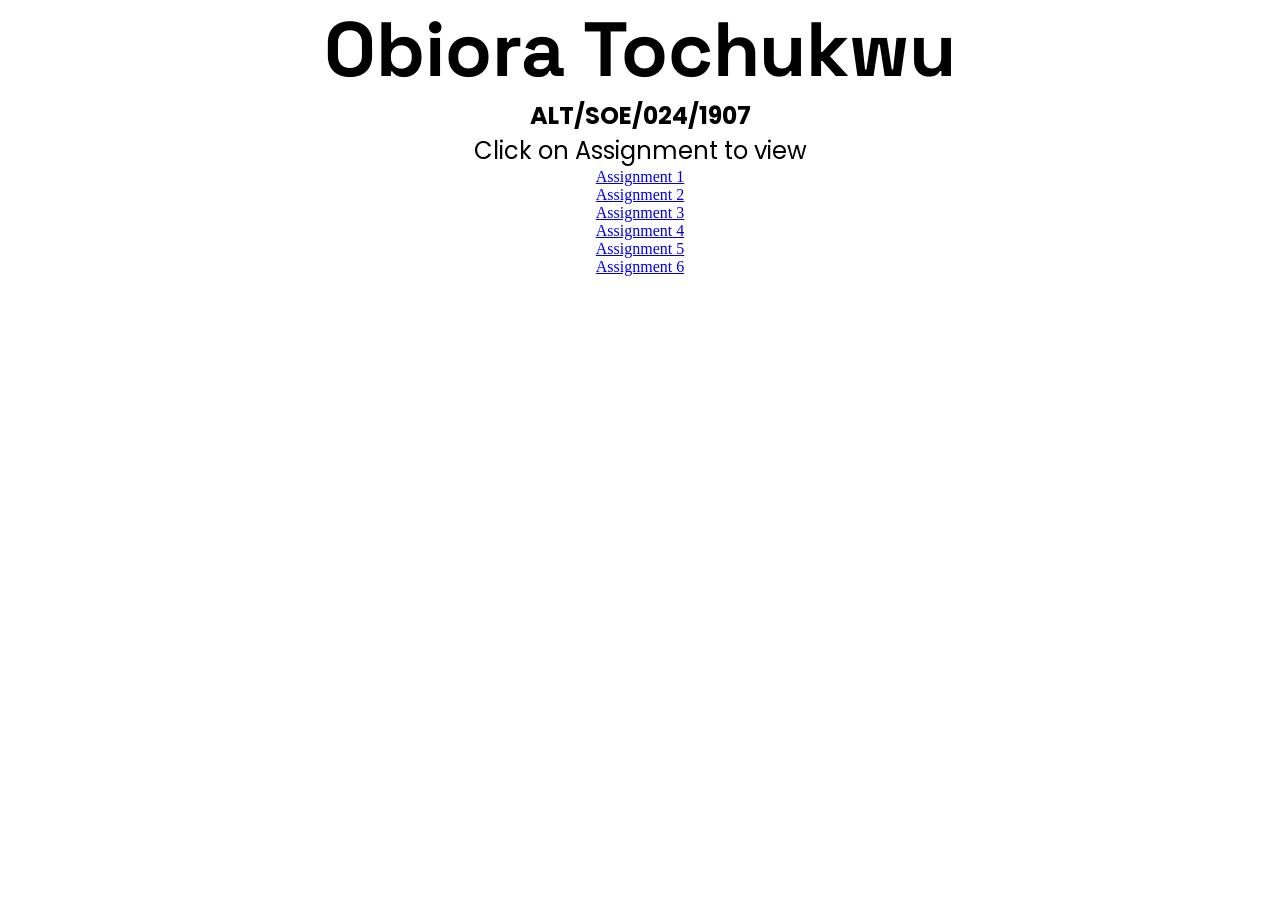
<file: index.html>
<!DOCTYPE html>
<html lang="en">
<head>
    <meta charset="UTF-8">
    <meta name="viewport" content="width=device-width, initial-scale=1.0">
    <title>My Altschool  CSS Assignment</title>
    <link rel="preconnect" href="https://fonts.googleapis.com" />
    <link rel="preconnect" href="https://fonts.gstatic.com" crossorigin />
    <link
      href="https://fonts.googleapis.com/css2?family=Space+Grotesk:wght@300..700&display=swap"
      rel="stylesheet"
    />
    <link
      href="https://fonts.googleapis.com/css2?family=Poppins:ital,wght@0,100;0,200;0,300;0,400;0,500;0,600;0,700;0,800;0,900;1,100;1,200;1,300;1,400;1,500;1,600;1,700;1,800;1,900&family=Space+Grotesk:wght@300..700&display=swap"
      rel="stylesheet"
    />
    <link rel="stylesheet" href="index.css"/>
</head>
</head>
<body>
    <section class="container">
        <div class="title">
            <h1>Obiora Tochukwu</h1>
            <p><strong>ALT/SOE/024/1907</strong></p>
            <P class="description"> Click on Assignment to view</P>

        </div>
        <div class="column-wrapper">
            <div class="column">
                <ol class="alt-colors">
                    <li>
                    <a class="click_open" href="/assign1/otter.html" target="_blank">
                        <stron<g>Assignment 1</strong>
                    </a>
                </li>
                <li>
                    <a class="click_open" href="/assign2/huckle.html" target="_blank">
                        <stron<g>Assignment 2</strong>
                    </a>
                </li>
                <li>
                    <a class="click_open" href="/assign3/novus.html" target="_blank">
                        <stron<g>Assignment 3</strong>
                    </a>
                </li>
                <li>
                    <a class="click_open" href="/assign4/webdev.html" target="_blank">
                        <stron<g>Assignment 4</strong>
                    </a>
                </li>
                <li>
                    <a class="click_open" href="/assign5/wppusher.html" target="_blank">
                        <stron<g>Assignment 5</strong>
                    </a>
                </li>
                <li>
                    <a class="click_open" href="/assign6/scissors.html" target="_blank">
                        <stron<g>Assignment 6</strong>
                    </a>
                </li>
                </ol>

            </div>

        </div>

    </section>
</body>
</html>
</file>
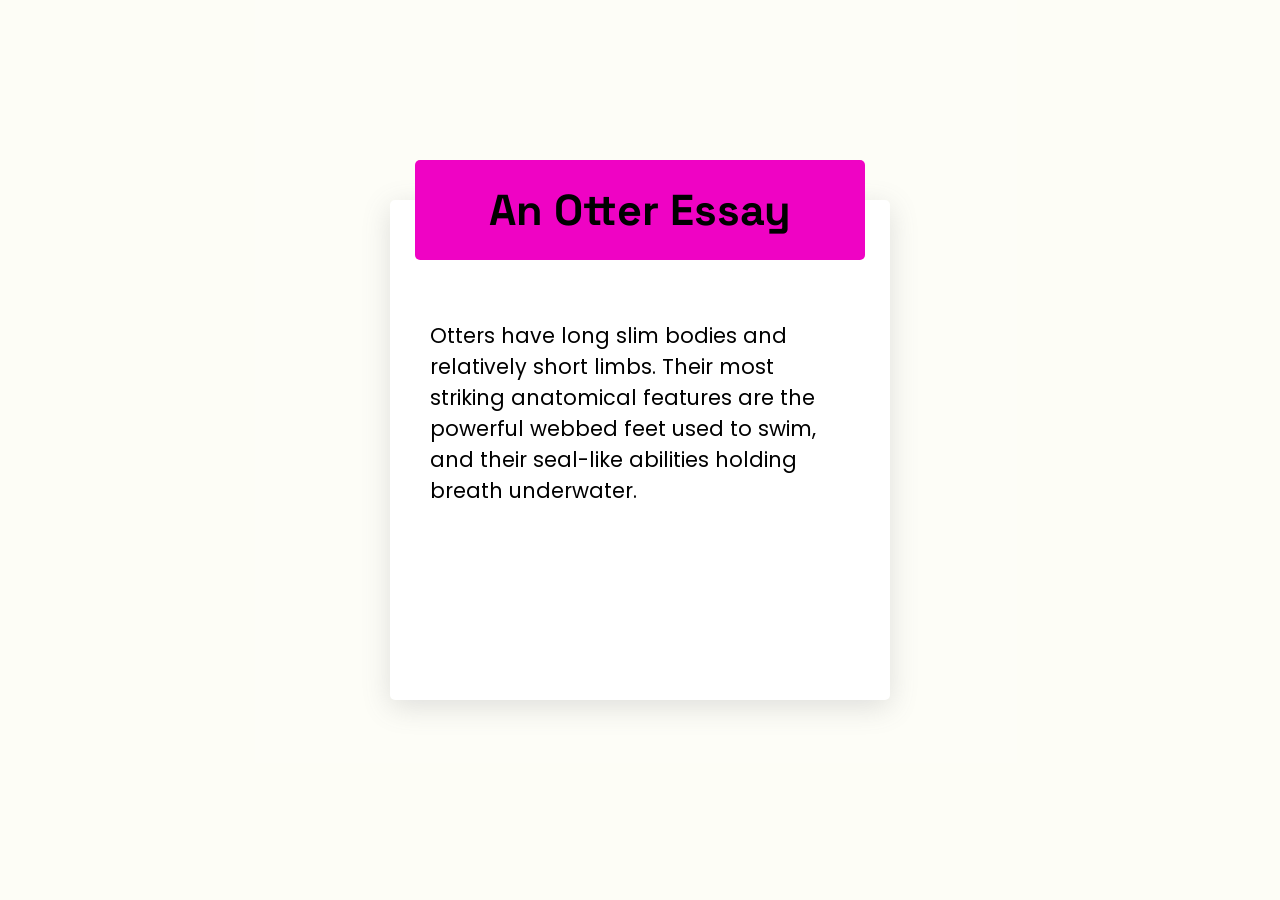
<file: assign1/otter.html>
<!DOCTYPE html>
<html lang="en">
<head>
    <meta charset="UTF-8">
    <meta name="viewport" content="width=device-width, initial-scale=1.0">
    <title>An Otter Essay</title>
    <link rel="preconnect" href="https://fonts.googleapis.com" />
    <link rel="preconnect" href="https://fonts.gstatic.com" crossorigin />
    <link
      href="https://fonts.googleapis.com/css2?family=Space+Grotesk:wght@300..700&display=swap"
      rel="stylesheet"
    />
    <link
      href="https://fonts.googleapis.com/css2?family=Poppins:ital,wght@0,100;0,200;0,300;0,400;0,500;0,600;0,700;0,800;0,900;1,100;1,200;1,300;1,400;1,500;1,600;1,700;1,800;1,900&family=Space+Grotesk:wght@300..700&display=swap"
      rel="stylesheet"
    />
    <link rel="stylesheet" href="otter.css"/>
</head>
<body>
    <main class="main">
        <section class="container">
            <div class="card">
                <div class="head"> 
                    <h1>An Otter Essay</h1>
                </div>
                <div class="content">
                    <p>Otters have long slim bodies and relatively short limbs. Their most striking anatomical features are the powerful
                         webbed feet used to swim, and their seal-like abilities holding breath underwater.
                    </p>
                </div>
            </div>
        </section>
    </main>
</body>
</html>
</file>
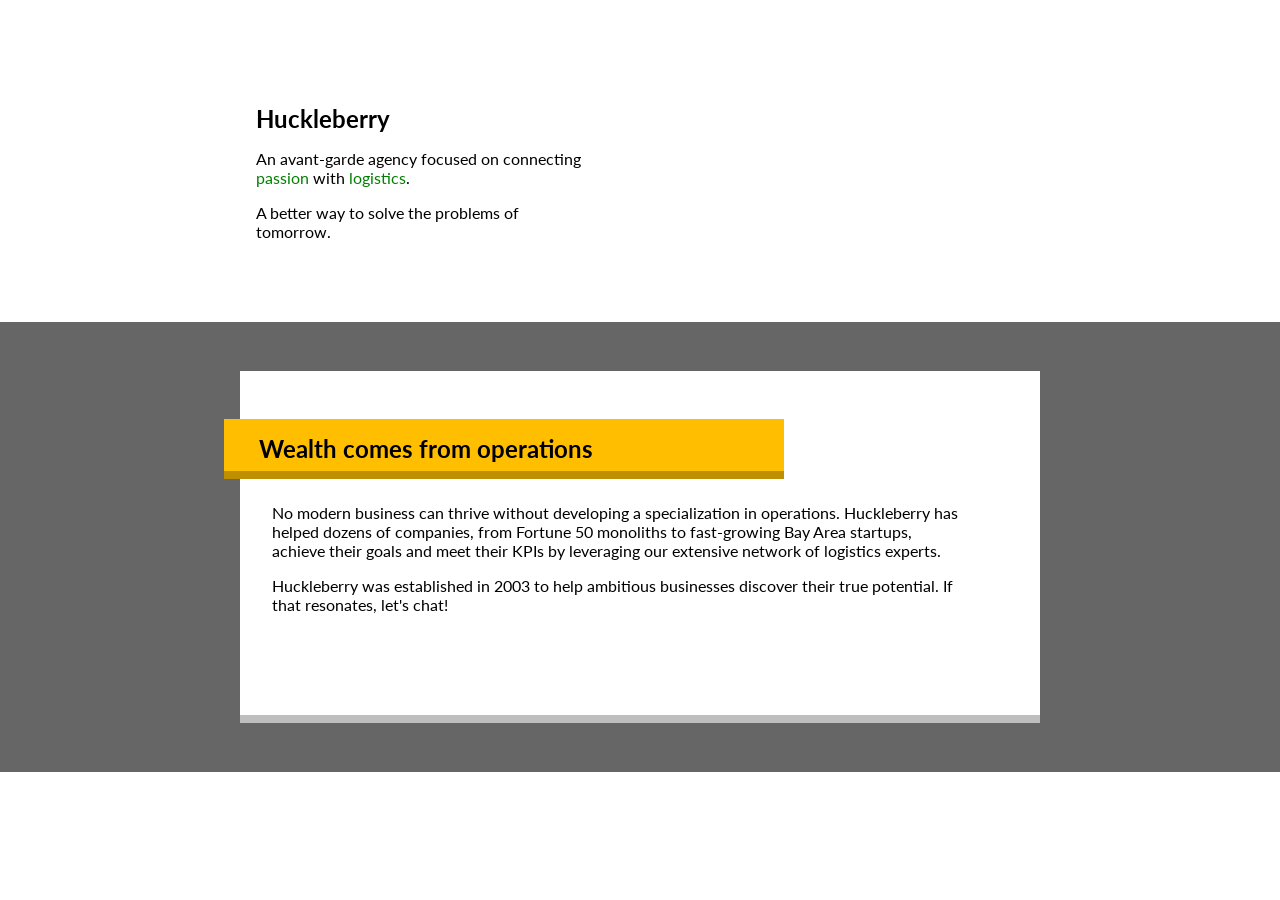
<file: assign2/huckle.html>
<!DOCTYPE html>
<html lang="en">
<head>
    <meta charset="UTF-8">
    <meta name="viewport" content="width=device-width, initial-scale=1.0">
    <title>Assignment 2</title>
    <link rel="preconnect" href="https://fonts.googleapis.com">
    <link rel="preconnect" href="https://fonts.gstatic.com" crossorigin>
    <link href="https://fonts.googleapis.com/css2?family=Lato:ital,wght@0,100;0,300;0,400;0,700;0,900;1,100;1,300;1,400;1,700;1,900&display=swap" rel="stylesheet">
    <link rel="stylesheet" href="huckle.css"/>
</head>
<body>
    <section class="section_1">
        <div class="content_1">
            <h1>Huckleberry</h1>
            <p>An avant-garde agency focused on connecting <br> <span>passion</span> with <span>logistics</span>.</p>
            <p>A better way to solve the problems of <br> tomorrow.</p>
        </div>
    </section>
    <section class="section_2">
        <div class="content_2">
            <div class="content_wrapper">
                <div class="label">
                    <h2>Wealth comes from operations</h2>
                </div>
                <div class="main_content">
                    <p>No modern business can thrive without developing a specialization in operations. Huckleberry has helped dozens of companies, from Fortune 50 monoliths to fast-growing Bay Area startups, achieve their goals and meet their KPIs by leveraging our extensive network of logistics experts.</p>
                    <p>Huckleberry was established in 2003 to help ambitious businesses discover their true potential. If that resonates, let's chat!</p>
                </div>
            </div>
        </div>
    </section>
</body>
</html>
</file>
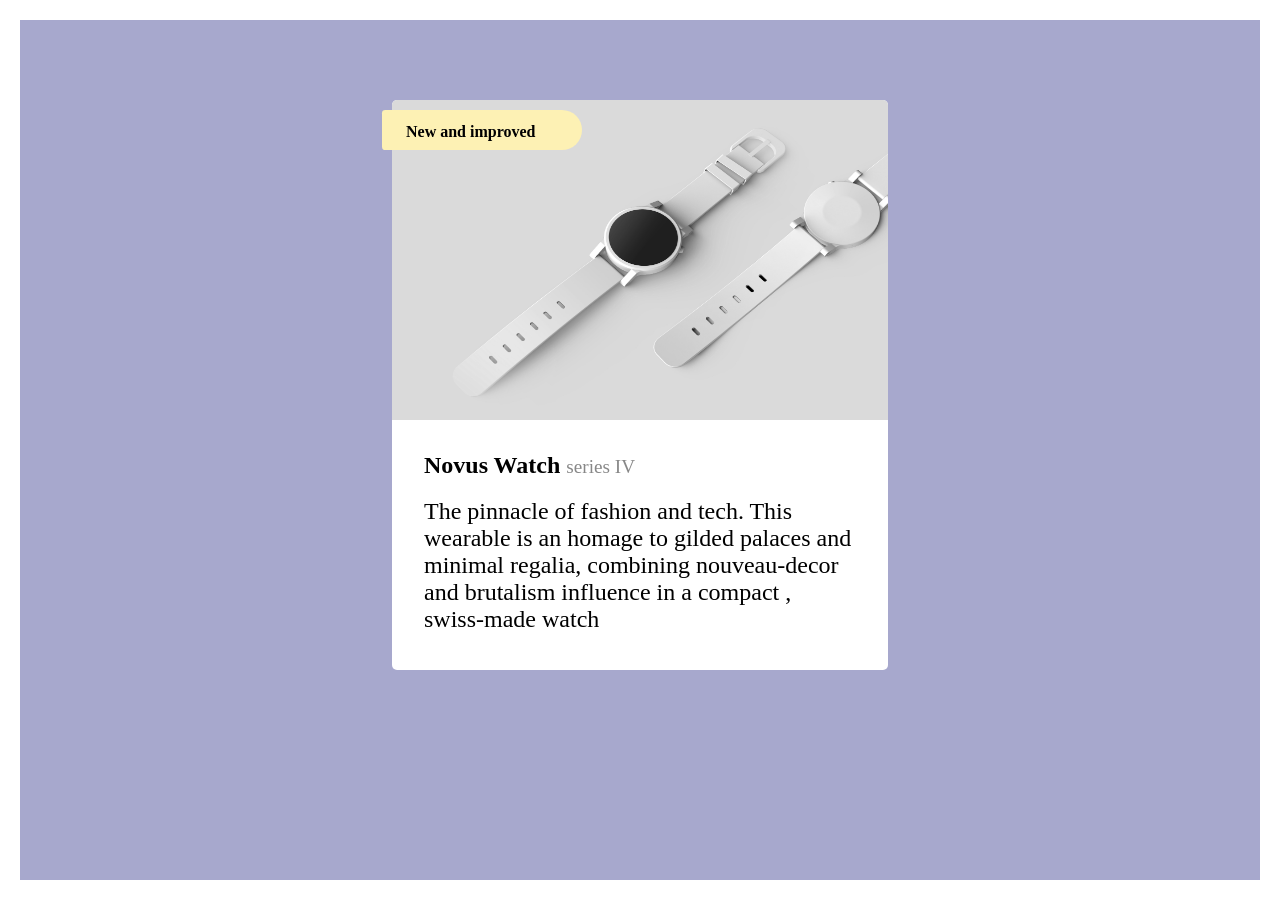
<file: assign3/novus.html>
<!DOCTYPE html>
<html lang="en">
<head>
    <meta charset="UTF-8">
    <meta name="viewport" content="width=device-width, initial-scale=1.0">
    <title>Assignment 3</title>
    <link rel="preconnect" href="https://fonts.googleapis.com" />
    <link rel="preconnect" href="https://fonts.gstatic.com" crossorigin />
    <link
      href="https://fonts.googleapis.com/css2?family=Space+Grotesk:wght@300..700&display=swap"
      rel="stylesheet"
    />
    <link
      href="https://fonts.googleapis.com/css2?family=Poppins:ital,wght@0,100;0,200;0,300;0,400;0,500;0,600;0,700;0,800;0,900;1,100;1,200;1,300;1,400;1,500;1,600;1,700;1,800;1,900&family=Space+Grotesk:wght@300..700&display=swap"
      rel="stylesheet"
    />
    <link rel="stylesheet" href="novus.css">
</head>
<body>
    <section class="main_section">
        <div class="wrapper">
            <div class="card">
                <div class="card_img">
                    <img src="/Assets/bg_img.jpg" alt="Novus watch" height="100%" width="100%" />
                    <div class="label">
                        <p>New and improved</p>
                    </div>
                </div>
                <div class="card_text">
                    <h1>Novus Watch <span>series IV</span></h1>
                    <p>The pinnacle of fashion and tech. This wearable is an homage to gilded palaces and minimal regalia, combining nouveau-decor and brutalism influence in a compact , swiss-made watch
                    </p>
                </div>
            </div>
        </div>
    </section>
</body>
</html>
</file>
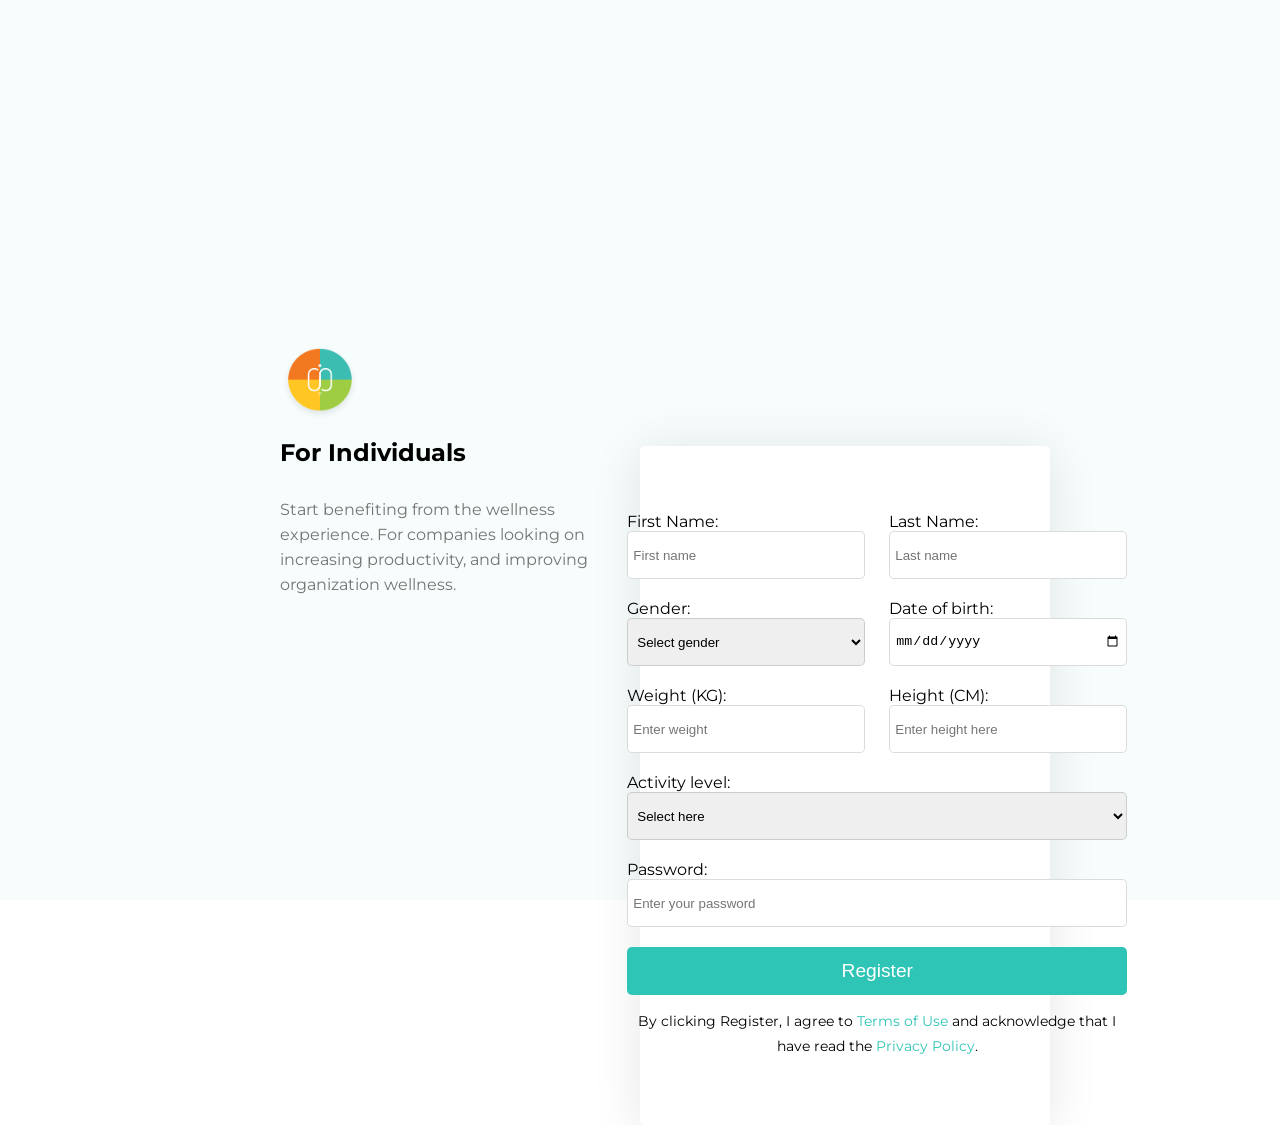
<file: assign4/webdev.html>
<!DOCTYPE html>
<html lang="en">
<head>
    <meta charset="UTF-8">
    <meta name="viewport" content="width=device-width, initial-scale=1.0">
    <title>Assignment 4</title>
    <link rel="preconnect" href="https://fonts.googleapis.com">
    <link rel="preconnect" href="https://fonts.gstatic.com" crossorigin>
    <link href="https://fonts.googleapis.com/css2?family=Montserrat:ital,wght@0,100..900;1,100..900&display=swap" rel="stylesheet">
    <link rel="stylesheet" href="webdev.css"/>
    <link rel="stylesheet" href="form.css"/>
</head>
<body>
   
    <section class="main_section">
        <header class="header">
        <div class="sign_up">
            <div class="left_side">
                <div class="center">
                    <img src="/Assets/Logo.png" alt="Logo" class="logo" width="80px" height="80px">
                    <h1 class="title" >For Individuals</h1>
                    <p class="title_paragraph">Start benefiting from the wellness experience. For companies looking on 
                    increasing productivity, and improving organization wellness.
                    </p>
                    <p class="title_paragraph_mobile">Inspiring wholesome harmony for the mind, body and spirit, for everyone, everywhere.</p>
                </div>
            </div>
            <div class="right_side">
               <div class="center_2">
                <div class="form_inputs">
                    <form class="form">
                      <div class="input_row">
                        <div class="input_wrapper" aria-label="first_name">
                          <label for="first_name">First Name:</label><br />
                          <input type="text" id="first_name" placeholder="First name" />
                        </div>
                        <div class="input_wrapper" aria-label="last_name">
                          <label for="last_name">Last Name:</label><br />
                          <input type="text" id="last_name" placeholder="Last name" />
                        </div>
                      </div>
                      <div class="input_row">
                        <div class="input_wrapper" aria-label="gender">
                          <label for="last_name">Gender:</label><br />
                          <select
                            class="form-select"
                            autocomplete="Gender"
                            id="gender"
                            name="gender"
                          >
                            <option value="Male">Select gender</option>
                            <option value="Male">Male</option>
                            <option value="Female">Female</option>
                          </select>
                        </div>
                        <div class="input_wrapper" aria-label="DOB">
                            <label for="DOB">Date of birth:</label><br />
                            <input type="date" id="DOB" placeholder="Date of birth" />
                          </div>
                      </div>
                      <div class="input_row">
                        <div class="input_wrapper" aria-label="DOB">
                          <label for="Weight">Weight (KG):</label><br />
                          <input type="number" id="Weight" placeholder="Enter weight" />
                        </div>
                        <div class="input_wrapper" aria-label="height">
                          <label for="Height">Height (CM):</label><br />
                          <input
                            type="number"
                            id="height"
                            placeholder="Enter height here"
                          />
                        </div>
                      </div>
                      <div class="input_row">
                        <div class="input_wrapper" aria-label="Activity level">
                          <label for="Activity level"
                            >Activity level:</label
                          ><br />
                          <select
                          class="form-select long_input"
                          id="Activity"
                          name="Activity"
                        >
                          <option value="Male">Select here</option>
                          <option value="Male">Active</option>
                          <option value="Female">Inactive</option>
                        </select>
                        </div>
                      </div>
                      <div class="input_row">
                        <div class="input_wrapper" aria-label="How_did_you_hear_about_us">
                          <label for="How_did_you_hear_about_us"
                            >Password:</label
                          ><br />
                          <input
                            class="long_input"
                            type="password"
                            id="Password"
                            placeholder="Enter your password"
                          />
                        </div>
                      </div>
                      <button class="Sign_up_btn">Register<span></span></button>
                    </form>
                    <p class="footnote">
                        By clicking Register, I agree to <span>Terms of Use</span> and acknowledge that I have read the <span>Privacy Policy</span>.
                    </p>
                  </div>
                
               </div>
            </div>
            <p class="footnote_mobile">
                By clicking Register, I agree to <span>Terms of Use</span> and acknowledge that I have read the <span>Privacy Policy</span>.
            </p>
        </div>
    </section>
</body>
</html>
</file>
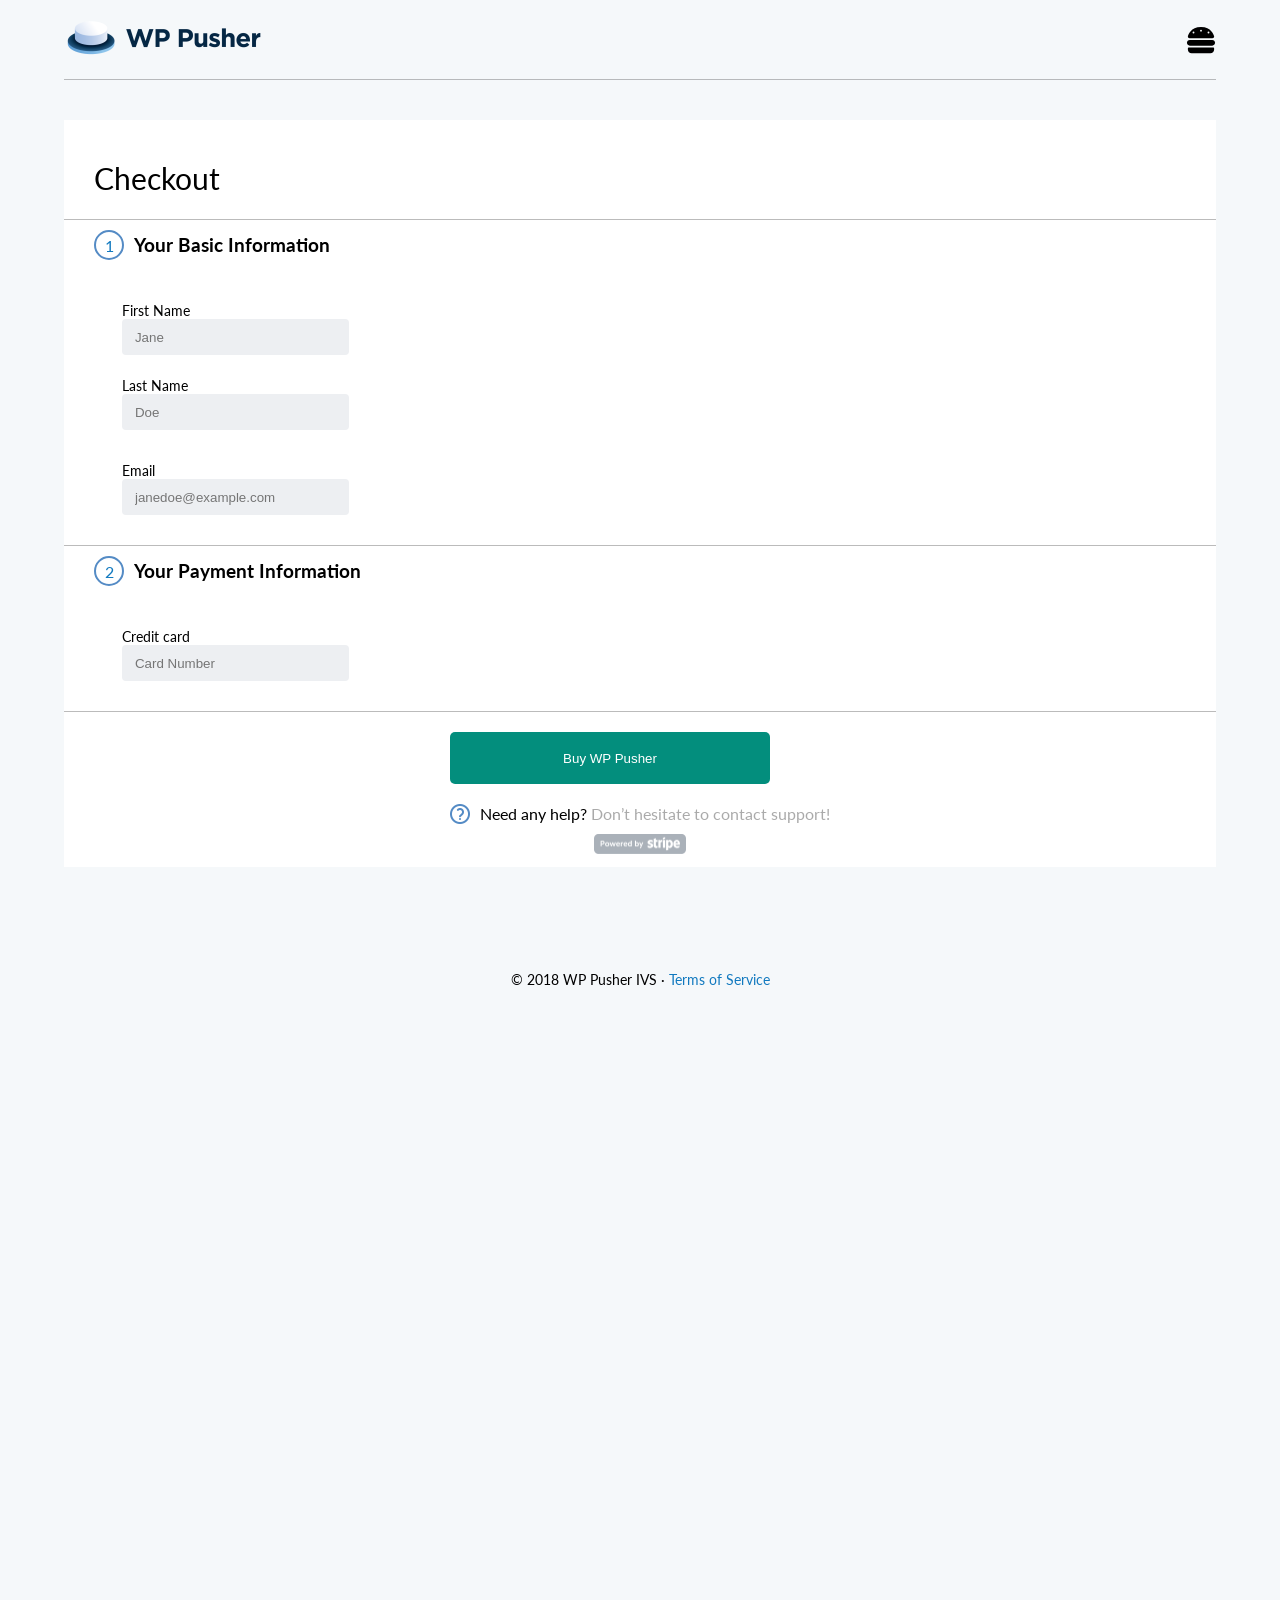
<file: assign5/wppusher.html>
<!DOCTYPE html>
<html lang="en">
<head>
    <meta charset="UTF-8">
    <meta name="viewport" content="width=device-width, initial-scale=1.0">
    <title>Assignment 5</title>
    <link rel="preconnect" href="https://fonts.googleapis.com">
    <link rel="preconnect" href="https://fonts.gstatic.com" crossorigin>
    <link href="https://fonts.googleapis.com/css2?family=Lato:ital,wght@0,100;0,300;0,400;0,700;0,900;1,100;1,300;1,400;1,700;1,900&display=swap" rel="stylesheet">
    <link rel="stylesheet" href="wppusher.css">
</head>
<body>
    <section class="main">
        <div class="container">
            <header class="header">
                <div class="logo">
                    <img src="/Assets/wppusher-logo copy.png" alt="wppusher-logo" width="200px" height="39px">
                </div>
                <nav class="main_nav">
                    <ul>
                        <li><a href="">Download</a></li>
                        <li><a href="">Learn more</a></li>
                        <li><a href="">Pricing</a></li>
                        <li><a href="">Help</a></li>
                    </ul>
                    <div><button class="btn">Account</button></div>
                </nav>
                <div class="mobile_navigation">
                    <svg xmlns="http://www.w3.org/2000/svg" viewBox="0 0 512 512"><!--!Font Awesome Free 6.7.2 by @fontawesome - https://fontawesome.com License - https://fontawesome.com/license/free Copyright 2025 Fonticons, Inc.--><path d="M61.1 224C45 224 32 211 32 194.9c0-1.9 .2-3.7 .6-5.6C37.9 168.3 78.8 32 256 32s218.1 136.3 223.4 157.3c.5 1.9 .6 3.7 .6 5.6c0 16.1-13 29.1-29.1 29.1L61.1 224zM144 128a16 16 0 1 0 -32 0 16 16 0 1 0 32 0zm240 16a16 16 0 1 0 0-32 16 16 0 1 0 0 32zM272 96a16 16 0 1 0 -32 0 16 16 0 1 0 32 0zM16 304c0-26.5 21.5-48 48-48l384 0c26.5 0 48 21.5 48 48s-21.5 48-48 48L64 352c-26.5 0-48-21.5-48-48zm16 96c0-8.8 7.2-16 16-16l416 0c8.8 0 16 7.2 16 16l0 16c0 35.3-28.7 64-64 64L96 480c-35.3 0-64-28.7-64-64l0-16z" width="30px" height="30px"/></svg>
                </div>
                </header>
                <div class="checkout_card">
                <div class="form">
                    <form action="">
                        <div class="head">
                            <h2>Checkout</h2>
                        </div>
                        <div class="form_1">
                            <div class="title">
                                <div class="title_tag">1</div>
                                <h3>Your Basic Information</h3>
                            </div>
                            <div class="input_row">
                               <div class="center">
                                <div class="input_wrapper" aria-label="first_name">
                                    <label for="first_name">First Name</label><br />
                                    <input type="text" id="first_name" placeholder="Jane" />
                                  </div>
                                  <div class="input_wrapper" aria-label="last_name">
                                    <label for="last_name">Last Name</label><br />
                                    <input type="text" id="last_name" placeholder="Doe" />
                                  </div>
                               </div>
                              </div>
                              <div class="input_row">
                                <div class="center">
                                 <div class="input_wrapper" aria-label="first_name">
                                     <label for="email">Email</label><br />
                                     <input type="email" id="email" placeholder="janedoe@example.com" />
                                   </div>
                                </div>
                               </div>
                        </div>
                        <div class="form_1">
                            <div class="title">
                                <div class="title_tag">2</div>
                                <h3>Your Payment Information</h3>
                            </div>
                            <div class="input_row_credit_card">
                               <div class="center">
                                <div class="input_wrapper_credit_card" aria-label="credit_card">
                                    <label for="credit_card">Credit card</label><br />
                                    <input type="card_number" id="card_number" placeholder="Card Number" />
                                  </div>
                               </div>
                              </div>
                        </div>
                        <div class="button_wrapper">
                            <button>Buy WP Pusher</button>
                            <div class="help">
                                <img src="/Assets/Help_icon.png" alt="">
                                <p>Need any help? <span>Don’t hesitate to contact support!</span></p>
                            </div>
                            <div class="stripe">
                                <img src="/Assets/powered_by_stripe.png" alt="">
                            </div>
                        </div>
                    </form>
                </div>
                <div class="info">
                    <div class="info_container">
                        <div class="top_half">
                            <div class="info_header">
                                <h3>Freelancer</h3>
                                <div class="price">
                                    <p><sup>$</sup> <span class="big_price">99</span> /year</p>
                                    <p class="italic">Automatically renews <br> after 1 year</p>
                                </div>
                            </div>
                            <div class="benefits">
                                <div class="benefit">
                                    <img src="/Assets/Check_icon.png" alt="check_icon" height="20px" width="20px">
                                    <p>Use on 5 client sites</p>
                                </div>
                                <div class="benefit">
                                    <img src="/Assets/Check_icon.png" alt="check_icon" height="20px" width="20px">
                                    <p>Private repositories</p>
                                </div>
                                <div class="benefit">
                                    <img src="/Assets/Check_icon.png" alt="check_icon" height="20px" width="20px">
                                    <p>Email support</p>
                                </div>
                            </div>
                            <div class="switch_plan">
                                <p class="need_client">Need <Span>20</Span> client sites?</p>
                                <div class="plan">
                                    <p class="bold_text">Switch to the Agency plan.</p>
                                    <div class="strike_line"></div>
                                </div>
                            </div>
                        </div>
                        <div class="bottom_half">
                            <div class="text_content">
                                <p>FTP is horrible to deal with. <span class="bold_text">WP Pusher</span> solves that issue, and the customer support is awesome!</p>
                            </div>
                            <div class="user_avatar">
                                <img src="/Assets/Bitmap.png" alt="user_avatar" height="40px" width="40px">
                                <p>Kirk Beard</p>
                            </div>
                        </div>
                    </div>
                </div>
            </div>
            <p class="copyright">© 2018 WP Pusher IVS  ·  <span>Terms of Service</span></p>
        </div>
    </section>
    
</body>
</html>
</file>
<file: index.css>
*{
    box-sizing: border-box;
    margin: 0;
    padding: 0;
}
.main_section{
    /* background-color: rgb(11, 127, 127); */
    height: 100vh;
    width: 100vw;
    display: grid;
    place-content: center;
}
.container{
    /* background-color: tomato; */
    height: auto;
    width: auto;
    text-align: center;
    margin: 0 auto;
    justify-content: center;
}
.container h1{
    font-size: 4.8em;
    font-family: "Space Grotesk", serif;
}
.container h2{
    font-size: 1em;
    font-family: "Poppins", serif;
    text-decoration: underline;

}
.container p{
    font-size: 1.5em;
    font-family: "Poppins", serif;
}
.click_the_link{
    font-size: .2em;
}
.btn {
    height: auto;
    font-family: monospace;
    font-size: 1.2em;
    color: black;
    border-radius: 10000px;
    border: .5px solid rgba(0,0,0,0.555);
    background-color: rgb(253, 155, 43);
    padding: 20px;
    transition: all 0.5s;
    cursor: pointer;
    margin: 5px;
  }
  .btn span {
    cursor: pointer;
    display: inline-block;
    position: relative;
    transition: 0.5s;
  }
  
  .btn span:after {
    content: '\00bb';
    position: absolute;
    opacity: 0;
    top: 0;
    right: -20px;
    transition: 0.5s;
  }
  
  .btn:hover span {
    padding-right: 25px;
  }
  
  .btn:hover span:after {
    opacity: 1;
    right: 0;
  }
   /* responsiveness */
   @media only screen and (max-width: 600px) {
    .container h1{
        font-size: 2em;
    }
   }
</file>
<file: assign1/otter.css>
*{
    box-sizing: border-box;
    margin: 0;
    padding: 0;
}
.header{
    width: 80vw;
    height: 60px;
    margin: 0 auto;
    align-content: center;
    margin-top: 20px;
}
/*.btn {
    height: auto;
    font-family: monospace;
    font-size: 1.2em;
    color: black;
    border-radius: 10000px;
    border: .5px solid rgba(0,0,0,0.555);
    background-color: rgb(253, 155, 43);
    padding: 20px;
    transition: all 0.5s;
    cursor: pointer;
    margin: 5px;
  }*/
.main{
    display: grid;
    place-content: center;
    background-color: rgba(245, 245, 220, 0.246);
    height: 100vh;
}
.container{
    background-color: white;
    height: 500px;
    width: 500px;
    box-shadow: rgba(100, 100, 111, 0.2) 0px 7px 29px 0px;
    border-radius: 5px;
    align-items: center;
}
.head{
    text-align: center;
    height: 100px;
    width: 90%;
    background-color: rgb(239, 3, 196);
    display: grid;
    place-content: center;
    border-radius: 5px;
    margin: 0 auto;
    position: relative;
    top: -40px;
    font-size: 1.8em;
    font-family: "Space Grotesk", serif;
}
.content p{
    text-align: left;
    font-size: 1.3em;
    padding: 20px 40px;
    font-family: "Poppins", sans-serif;
}
  /* responsiveness */
  @media only screen and (max-width: 600px) {
    .container{
        height: 380px;
        width: 400px;
    }
   }
</file>
<file: assign2/huckle.css>
*{
    box-sizing: border-box;
    margin: 0;
    padding: 0;
}
body{
    font-family: "Lato", serif;;
}

.header{
    width: 80vw;
    height: 60px;
    margin: 0 auto;
    align-content: center;
    margin-top: 20px;
}
/*.btn {
    height: auto;
    font-family: monospace;
    font-size: 1.2em;
    color: black;
    border-radius: 10000px;
    border: .5px solid rgba(0,0,0,0.555);
    background-color: rgb(253, 155, 43);
    padding: 20px;
    transition: all 0.5s;
    cursor: pointer;
    margin: 5px;
  }*/

.section_1{
    background-color: rgb(255, 255, 255);
    width: 100vw;
    height: 322px;
    
}
.content_1{
    width: 800px;
    margin: 0 auto;
    padding: 5em 1em;
    
}
.content_1 span{
    color: green;
}
.content_1 h1, p {
    padding-top: 1em;

}
.section_2{
    background-color: #666666;
    width: 100vw;
    height: 450px;
    display: grid;
    place-content: center;
}
.content_2{
    width: 800px;
    margin: 0 auto;
    border-bottom: 8px solid rgba(0, 0, 0, 0.254);
    background-color: #ffffff;
}
.content_wrapper{
    background-color: white;
    width: 800px;
    height: 312px;
    margin-top: 2em;
    
}
.label{
    width: 70%;
    height: 60px;
    background-color: #FFBF00;
    align-items: center;
    padding: 15px 35px;
    position: relative;
    top: 1em;
    left: -1em;
    border-bottom: 8px solid rgba(0, 0, 0, 0.254);
}
.main_content{
    max-width: 752px;
    padding: 1.5em 2em

}
   /* responsiveness */
   @media only screen and (max-width: 600px) {
    .section_1{
        width: 100vw;
        height: 322px;
        
    }
    .content_1{
        width: 400px;
        margin: 0 auto;
        padding: 3em 1em;
        
    }
    .section_2{
        background-color: #666666;
        width: 100vw;
        height: 250px;
        display: grid;
        place-content: center;
    }
    .content_2{
        width: 390px;
        margin: 0 auto;
        border-bottom: 8px solid rgba(0, 0, 0, 0.254);
        background-color: #ffffff;
        height: 50vh;
    }
    .content_wrapper{
        background-color: white;
        width: 390px;
        height: 312px;
        margin-top: 2em;
        
    }
    .label{
        width: 379px;
        height: 60px;
        background-color: #FFBF00;
        align-items: center;
        padding: 15px 35px;
        position: relative;
        top: 1em;
        left: -1em;
        border-bottom: 8px solid rgba(0, 0, 0, 0.254);
        font-size: .9em;
    }
   }
</file>
<file: assign3/novus.css>
*{
    box-sizing: border-box;
    margin: 0;
    padding: 0;
}
.header{
    width: 80vw;
    height: 60px;
    margin: 0 auto;
    align-content: center;
    margin-top: 20px;
}
/*.btn {
    height: auto;
    font-family: monospace;
    font-size: 1.2em;
    color: black;
    border-radius: 10000px;
    border: .5px solid rgba(0,0,0,0.555);
    background-color: rgb(253, 155, 43);
    padding: 20px;
    transition: all 0.5s;
    cursor: pointer;
    margin: 5px;
  }*/
  .main_section{
    width: 100vw;
    height: 100vh;
    background-color: #a7a8cd;
    padding-top: 80px;
    border: 20px solid white;
  }
  .wrapper{
    width: 40%;
    height: auto;
    background-color: white;
    margin: 0 auto;
    border-radius: 5px;
  }
  .label{
    background-color: #fdf1b4;
    width: 200px;
    height: 40px;
    font-weight: bold;
    padding: .8em 1.5em;
    font-family: "lato" serif;
    position: absolute;
    top: 10px;
    left: -10px;
    border-radius: 5px;
    border-top-right-radius: 30px;
    border-bottom-right-radius: 30px;
  }
  .card{
    width: 100%;
    height: 400px;
  }
  .card_img{
    width: 100%;
    height: 80%;
    position: relative;
  }
  .card_img img{
    border-top-left-radius: 5px;
    border-top-right-radius: 5px;
  }
  .card_text{
    width: 100%;
    height: 250px;
    background-color: #ffffff;
    border-radius: 5px;
    padding: 2em 2em;
  }
  .card_text span{
    font-size: .8em;
    font-weight: 100;
    color: rgba(0, 0, 0, 0.472);
  }
  .card_text h1{
    padding-bottom: .8em;
  }
  .card_text p{
    font-size: 1.5em;
  }

  /* responsiveness */
  @media only screen and (max-width: 600px) {
    .wrapper{
        width: 90%;
        height: auto;
        background-color: white;
        margin: 0 auto;
        border-radius: 5px;
      }
      .card_text p{
        font-size: 1.2em;
      }

   }
</file>
<file: assign4/webdev.css>
*{
    box-sizing: border-box;
    margin: 0;
    padding: 0;
}
body{
    font-family: "montserrat", sans-serif;
}
.header{
    width: 80vw;
    height: 60px;
    margin: 0 auto;
    align-content: center;
    margin-top: 20px;
}
/*.btn {
    height: auto;
    font-family: monospace;
    font-size: 1.2em;
    color: black;
    border-radius: 10000px;
    border: .5px solid rgba(0,0,0,0.555);
    background-color: rgb(253, 155, 43);
    padding: 20px;
    transition: all 0.5s;
    cursor: pointer;
    margin: 5px;
  }*/
  .main_section{
    width: 100vw;
    height: 100vh;
    background-color: #f7fdfc;
    align-content: center;
  }
  .sign_up{
    width: 80%;
    height: 90%;
    margin: 0 auto;
    display: flex;
    flex-direction: row;
    margin-top: 1em;
  }
  .left_side{
    width: 50%;
    height: 90%;
    display: grid;
    place-content: center;
    padding-left: 50px;
  }
  .center{
    margin: 0 auto;
  }
  .center h1{
    padding-bottom: 10px;
    padding-top: 10px;
  }

  .center p{
    font-size: 16px;
    font-weight: 400;
    line-height: 25px;
    text-align: left;
    padding-top: 20px;
    max-width: 460px;
    color: #737373;
  }
  .right_side{
    width: 50%;
    height: 679px;
    background-color: rgb(255, 255, 255);
    box-shadow: 0px 4px 50px 0px #0408131A;
    border-radius: 5px;
    display: grid;
    place-content: center;
  }
   /* responsiveness */
   @media only screen and (max-width: 600px) {
    .sign_up{
        width: 80%;
        height: 90%;
        display: flex;
        flex-direction: column;
        margin-top: 1em;
      }
      .left_side{
        width: 100%;
        height: 100vh; 
      }
      .center{
        width: 1000px;
        width: 100%;
      }
      .right_side{
        margin-top: 2em;
        padding-top: 2em;
        padding-bottom: 2em;
        width: 327px;
        height: 900px;
        background-color: rgb(255, 255, 255);
        box-shadow: 0px 4px 50px 0px #0408131A;
        border-radius: 6px;
      }


   }
</file>
<file: assign4/form.css>
.center_2{
    width: 87%;
    height: auto;
    margin: 0 auto;
}
.title_paragraph{
    display: inline block;
}
.title_paragraph_mobile{
    display: none;
}
.form_inputs {
    width: fit-content;
}
.input_row {
display: flex;
flex-direction: row;
gap: 24px;
margin-bottom: 20px;
}
.form input{
width: 238px;
height: 48px;
padding: 5px;
border-radius: 5px;
border: .5px solid rgba(0, 0, 0, 0.141);
transition: 0.5s;
}
.form input :focus{
border: 3px solid #2EC4B6 ;
}
.form select {
width: 238px;
height: 48px;
padding: 5px;
border-radius: 5px;
border: .5px solid rgba(0, 0, 0, 0.141);
}
.form .long_input {
width: 500px;
height: 48px;
padding: 5px;
border-radius: 5px;
border: .5px solid rgba(0, 0, 0, 0.141);
}
.right_side span{
color: #2EC4B6;
cursor: pointer;
}
.Sign_up_btn{
width: 500px;
height: 48px;
border-radius: 5px;
background-color: #2EC4B6;
color: white;
border: none;
font-size: 1.2em;
}
.footnote{
font-size: 14px;
font-weight: 400;
line-height: 25px;
text-align: center;
padding-top: 1em;
}
.footnote_mobile{
    display: none;
}

 /* responsiveness */
 @media only screen and (max-width: 600px) {
    .center_2{
        width: fit-content;
        height: auto;
        margin: 0 auto;
    }
    .title_paragraph{
        display: none;
    }
    .title_paragraph_mobile{
        display: inline;
    }
    .input_row {
        display: flex;
        flex-direction: column;
        gap: 20px;
        margin-bottom: 20px;
        }
    .form_inputs {
    width: 48%;
    }
    .form input{
    width: 295px;
    height: 48px;
    padding: 5px;
    border-radius: 5px;
    border: .5px solid rgba(0,0,0,0.555)
    }
    .form select {
    width: 295px;
    height: 48px;
    padding: 5px;
    border-radius: 5px;
    border: .5px solid rgba(0,0,0,0.555)
    }
    .form .long_input {
    width: 295px;
    height: 48px;
    padding: 5px;
    border-radius: 5px;
    border: .5px solid rgba(0,0,0,0.555)
    }
    .right_side span{
    color: #2EC4B6;
    cursor: pointer;
    }
    .Sign_up_btn{
    width: 295px;
    height: 48px;
    border-radius: 5px;
    background-color: #2EC4B6;
    color: white;
    border: none;
    font-size: 1.2em;
    }
    .footnote{
        font-size: 14px;
       display: none;
    }
    .footnote_mobile Span{
        display: inline-block;
        color: #2EC4B6;
        cursor: pointer;
    }
 }
</file>
<file: assign5/wppusher.css>
*{
    box-sizing: border-box;
    margin: 0;
    padding: 0;
}
body{
    font-family: "Lato" serif;
}
.main{
    width: 100vw;
    height: 200vh;
    background-color: #F5F8FA;
    padding-bottom: 80px;

    

}
.center{
    margin: 0 auto;
    width: 90%;
    height: 100%;
    justify-content: space-between;
    display: flex;
    flex-direction: row;
}
.container{
    width: 90%;
    height: 100vh;
    margin: 0 auto;
    align-items: center;
   
}
.header{
    width: 100%;
    height: 80px;
    display: flex;
    flex-direction: row;
    justify-content: space-between;
    align-items: center;
    border-bottom: 1px solid rgba(0, 0, 0, 0.256);
}
.mobile_navigation{
    display: none;
    width: 30px;
    height: 30px;
}
nav ul li {
    list-style-type: none;
    text-decoration: none;
    float: left;
    margin: 0 20px;
    font-family: "Lato", serif;
    font-weight: 400;
    font-style: normal;
}
nav ul li a {
    list-style-type: none;
    text-decoration: none;
    color: black;
}
/*.btn{
    width: 91px;
    height: 40px;font-family: Lato;
    font-size: 14px;
    font-weight: 700;
    line-height: 16.8px;
    letter-spacing: -0.009999999776482582px;
    border-radius: 5px;
    background-color: white;
    cursor: pointer;
}*/
.main_nav{
    display: flex;
    align-content: center;
    align-items: center;
}
.checkout_card{
    width: 892px;
    height: auto;
    top: 186px;
    border-radius: 6px 0px 0px 0px;
    background-color: antiquewhite;
    margin: 40px auto;
    display: flex;
    flex-direction: row;

}
.form {
    width: 60%;
    height: 750px; 
    background-color: white;
    font-family: "Lato", serif;
}

.copyright{
    text-align: center;
    font-family: "Lato", serif;
    font-size: 14px;
    font-weight: 400;
    line-height: 16.8px;
    text-align: center;
    text-underline-position: from-font;
    text-decoration-skip-ink: none;
}
.copyright span{
    color: #1179BF;
    font-family: "Lato", serif;
}
.back_btn{
    height: auto;
    font-family: monospace;
    font-size: 1.2em;
    color: black;
    border-radius: 10000px;
    border: .5px solid rgba(0,0,0,0.555);
    background-color: rgb(253, 155, 43);
    padding: 20px;
    transition: all 0.5s;
    cursor: pointer;
    margin: 5px;
    margin-top: 10px;
}
.head{
    width: 100%;
    height: 100px;
    border-bottom: 1px solid rgba(0, 0, 0, 0.265);
    align-items: center;
    padding: 40px 30px;
}
.head h2 {
    font-size: 1.5em;
    font-family: "Lato", serif;
    font-size: 30px;
    font-weight: 400;
    line-height: 36px;

}
.input_row{
    display: flex;
    flex-direction: row;
    justify-content: space-between;
    margin-top: 30px;
}
.input_wrapper input {
    width: 227px;
    height: 36px;
    border-radius: 4px;
    background-color:#EDEFF2;
    border: none;
    padding: 1em;
    margin-top: 0px;
}
.input_wrapper label {
    font-family: "Lato", serif;
    font-size: 14px;
    padding-bottom: 20px;
    font-size: "Lato", serif;
}
.input_wrapper_email {
    width: 370px;
    height: 36px;
    border-radius: 5px;
    border-radius: 4px;
    background-color:#EDEFF2;
    border: none;
    padding: 1em;
    margin-top: 0px;

}
.form_1 {
    border-bottom: 1px solid rgba(0, 0, 0, 0.265);
    padding-bottom: 30px;
    height: auto;
    
}
.title{
    display: flex;
    width: 80%;
    padding: 10px 30px;
    gap: 10px;
   
    align-items: center;
    font-family: "Lato", serif;
    
}
.title_tag{
    width: 30px;
    height: 30px;
    border: 2px solid #548BC5;
    border-radius: 100px;
    text-align: center;
    align-items: center;
    place-content: center;
    color: #1179BF;
}
.title_tag h3{
    font-family: Lato;
    font-size: 18px;
    font-weight: 700;
    line-height: 21.6px;
    letter-spacing: -0.1599999964237213px;
   
    
}
.input_wrapper_credit_card input{
    width: 883px;
    height: 40px;
    padding: 10px;
    border: none;
    background-color: #EDEFF2;
    
}
.input_row_credit_card{
    display: flex;
    flex-direction: row;
    justify-content: space-between;
    margin-top: 30px;
}
.input_wrapper_credit_card input {
    width: 227px;
    height: 36px;
    border-radius: 4px;
    background-color:#EDEFF2;
    border: none;
    padding: 1em;
    margin-top: 20px;
}
.input_wrapper_credit_card label {
    font-family: "Lato", serif;
    font-size: 14px;
    padding-bottom: 30px;
    
}
.button_wrapper {
    width: 100%;
    height: auto;
    padding: 10px 30px;
    align-items: center;
    text-align: center;
    margin-top: 10px;
    display: grid;
    place-content: center;
    
}
.button_wrapper button{
    width: 483px;
    height: 52px;
    border-radius:5px;
    background-color:  #038E7D;
    color: white;
    border: none;
    margin-bottom: 10px;
    

}
.help{
    display: flex;
    text-align: center;
    align-self: center;
    width: fit-content;
    margin: 0 auto;
    margin-bottom: 10px;
    font-family: "Lato", serif;
    gap: 10px;
}
.help span {
    color: rgba(0, 0, 0, 0.333);
}
.help img{
    width: 20px;
    height: 20px;
}
.stripe img{
    width: 92px;
    height: 20.1px;
}

.info{
    width: 40%;
    height: 1auto;
    background-color: #1179BF;
} 
.info_container {
    width: 80%;
    margin: 0 auto;
    margin-top: 20px;
    margin-bottom: 20px;
    color: white;
    font-family: "Lato", serif;
}
.top_half {
    width: 100%;
    height: auto;
    padding-bottom: 20px;
    padding-top: 20px;
    border-bottom: .1px solid rgba(255, 255, 255, 0.422);
}
.top_half h3 {
    font-family: "Lato", serif;
    font-size: 20px;
    line-height: 24px;
    letter-spacing: -0.009999999776482582px;
    padding-bottom: 20px;

}
.big_price {
    font-size: 3em;
    font-weight: 700;
    padding-bottom: 20px;
}
.italic{
    font-style: italic;
    margin-bottom: 20px;
}
.benefit{
    display: flex;
    flex-direction: row;
    gap: 10px;
    margin-bottom: 15px;
}
.need_client{
    font-family: "Lato", serif;
    font-size: 16px;
    font-weight: 400;
    line-height: 19.2px;
    letter-spacing: -0.007999998517334461px;
    
}
.need_client span{
    font-weight: bold;
}
.bold_text{
    font-weight: bold;
    margin-top: 20px;
    cursor: pointer;
}
.strike_line{
    width: 180px;
    height: 4px;
    background: #b9f4ff53;
    position: relative;
    top: -5px;

}
.text_content{
    width: 227px;
    height: 96px;
    padding-top: 20px;
    margin-bottom: 40px;
    font-family: "Lato", serif;
    font-size: 18px;
    font-style: italic;
    font-weight: 400;
    line-height: 24px;
    letter-spacing: -0.008999999612569809px;
}
.user_avatar {
    display: flex;
    flex-direction: row;
    align-items: center;
    gap: 10px;
}
.user_avatar p {
    font-family: "Lato", serif;
    font-size: 16px;
    font-weight: 700;
    line-height: 19.2px;
    letter-spacing: -0.007999999448657036px;
   

}
   /* responsiveness */
   @media only screen and (max-width: 600px) {}
    .main_nav{
        display: none;
    }
    .logo{
        width: 100px;
    }
    .mobile_navigation{
        display: inline;
        width: 30px;
        height: 30px;
       
    }
    .hamburger_line{
        width: 50px;
        height: .5px;
        background-color: black;
        padding-bottom: 20px;
        border-radius: 5px;
    }
    .center{
        margin: 0 auto;
        width: 90%;
        height: 100%;
        justify-content: space-between;
        display: flex;
        flex-direction: column;
        gap: 20px;
    }
    .info{
        display: none;
    }
    .checkout_card{
        width: auto;
        height: 652px;
        top: 186px;
        border-radius: 6px 0px 0px 0px;
        background-color: antiquewhite;
        margin: 40px auto;
        display: flex;
        flex-direction: column;
    
    }
    .form {
        width: 100%;
        height: auto; 
        background-color: white;
        font-family: "Lato", serif;
    }
    .input_wrapper_credit_card input{
        width: 583px;
        height: 40px;
        padding: 10px;
        border: none;
        background-color: #EDEFF2;
        
    }
    .input_row_credit_card{
        display: flex;
        flex-direction: row;
        justify-content: space-between;
        margin-top: 30px;
    }
    .input_wrapper_credit_card input {
        width: 227px;
        height: 36px;
        border-radius: 4px;
        background-color:#EDEFF2;
        border: none;
        padding: 1em;
        margin-top: 0px;
    }
    .input_wrapper_credit_card label {
        font-family: "Lato", serif;
        font-size: 14px;
        padding-bottom: 30px;
    }
    .button_wrapper {
        width: 100%;
        height: auto;
        padding: 10px 30px;
        align-items: center;
        text-align: center;
        margin-top: 10px;
        display: grid;
        place-content: center;
        
    }
    .button_wrapper button{
        width: 320px;
        height: 52px;
        border-radius:5px;
        background-color:  #038E7D;
        color: white;
        border: none;
        margin-bottom: 20px;
        
    
    }
    .copyright{
        margin-top: 200px;
    }
</file>
